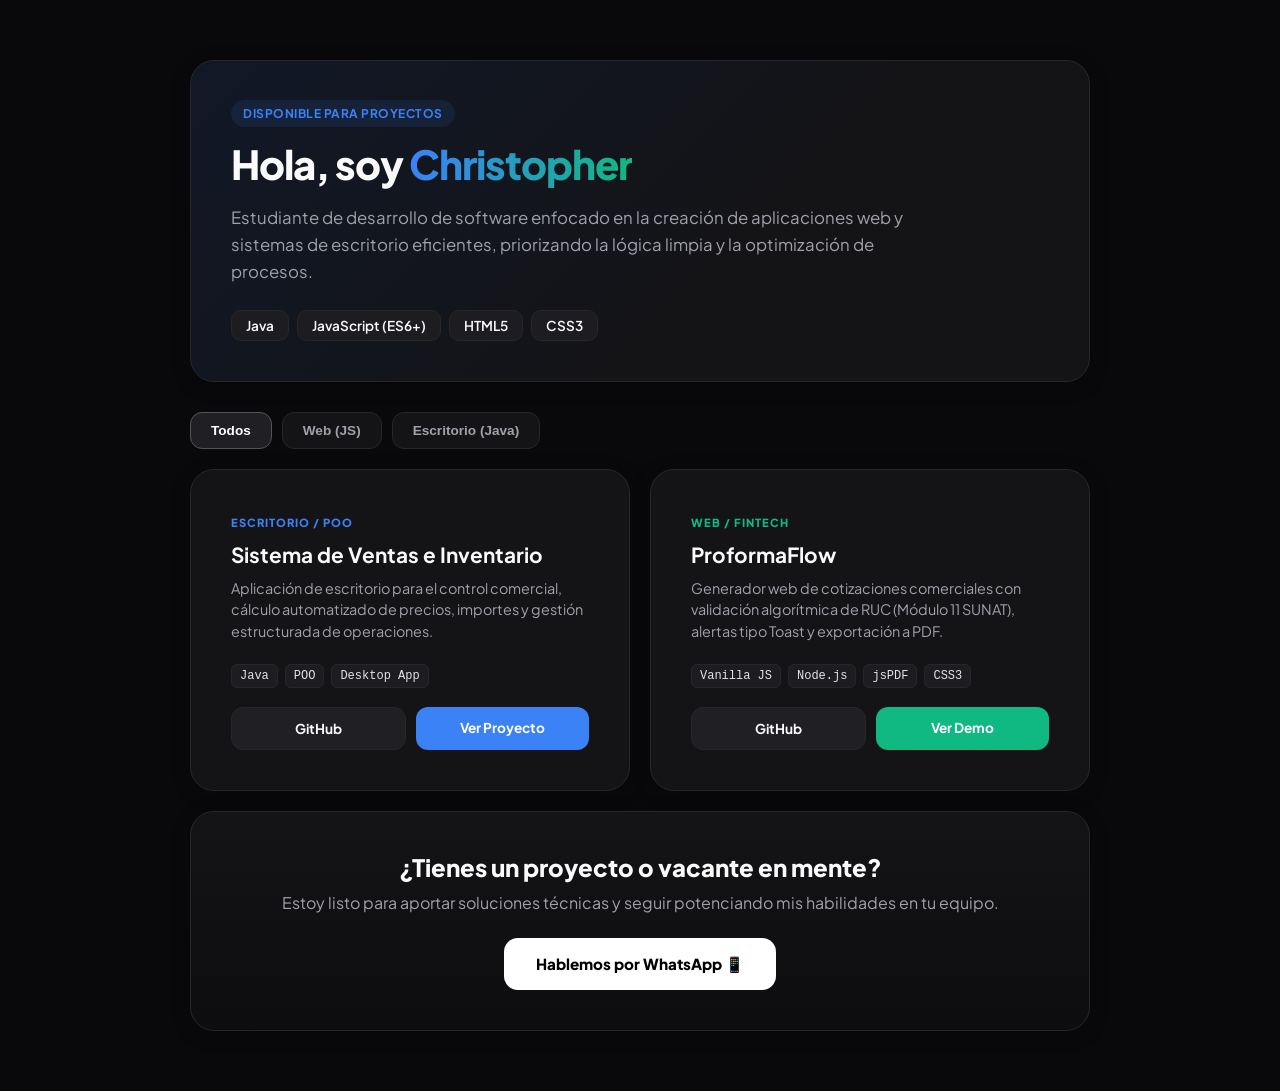
<file: index.html>
<!DOCTYPE html>
<html lang="es">
<head>
    <meta charset="UTF-8">
    <meta name="viewport" content="width=device-width, initial-scale=1.0">
    <title>Christopher | Portafolio Desarrollador</title>
    <link href="https://fonts.googleapis.com/css2?family=Plus+Jakarta+Sans:wght@400;600;700;800&display=swap" rel="stylesheet">
    <link rel="stylesheet" href="public/css/style.css">
</head>
<body>

    <div class="portfolio-container">
        
        <!-- BLOQUE PERFIL -->
        <header class="bento-card profile-card">
            <div class="profile-info">
                <span class="badge">DISPONIBLE PARA PROYECTOS</span>
                <h1>Hola, soy <span class="text-gradient">Christopher</span></h1>
                <p class="subtitle">Estudiante de desarrollo de software enfocado en la creación de aplicaciones web y sistemas de escritorio eficientes, priorizando la lógica limpia y la optimización de procesos.</p>
                <div class="tech-tags">
                    <span>Java</span>
                    <span>JavaScript (ES6+)</span>
                    <span>HTML5</span>
                    <span>CSS3</span>
                </div>
            </div>
        </header>

        <!-- FILTRO DE PROYECTOS (NUEVO) -->
        <div class="filter-container">
            <button class="btn-filter active" data-filter="all">Todos</button>
            <button class="btn-filter" data-filter="web">Web (JS)</button>
            <button class="btn-filter" data-filter="desktop">Escritorio (Java)</button>
        </div>

        <!-- GRID DE PROYECTOS -->
        <main class="projects-grid">
            
            <!-- Tarjeta 1: Sistema de Ventas en Java -->
            <div class="bento-card project-card jv-hover" data-category="desktop">
                <div class="project-content">
                    <span class="project-tag tag-java">ESCRITORIO / POO</span>
                    <h3>Sistema de Ventas e Inventario</h3>
                    <p>Aplicación de escritorio para el control comercial, cálculo automatizado de precios, importes y gestión estructurada de operaciones.</p>
                    <div class="project-techs"><code>Java</code> <code>POO</code> <code>Desktop App</code></div>
                    <div class="project-links">
                        <a href="https://github.com/christopherpiscoincio-pixel/Sistema-Inventario" target="_blank" class="btn-project secondary">GitHub</a>
                        <a href="https://sistema-inventario-o64j.onrender.com"  class="btn-project primary btn-java">Ver Proyecto</a>
                    </div>
                </div>
            </div>

            <!-- Tarjeta 2: ProformaFlow -->
            <div class="bento-card project-card js-hover" data-category="web">
                <div class="project-content">
                    <span class="project-tag tag-js">WEB / FINTECH</span>
                    <h3>ProformaFlow</h3>
                    <p>Generador web de cotizaciones comerciales con validación algorítmica de RUC (Módulo 11 SUNAT), alertas tipo Toast y exportación a PDF.</p>
                    <div class="project-techs"><code>Vanilla JS</code> <code>Node.js</code> <code>jsPDF</code> <code>CSS3</code></div>
                    <div class="project-links">
                        <a href="https://github.com/christopherpiscoincio-pixel/Sistema-Proformas" target="_blank" class="btn-project secondary">GitHub</a>
                        <a href="https://sistema-proformas.onrender.com" class="btn-project primary btn-js">Ver Demo</a>
                    </div>
                </div>
            </div>

        </main>

        <!-- FOOTER / CONTACTO -->
        <footer class="bento-card contact-card">
            <h2>¿Tienes un proyecto o vacante en mente?</h2>
            <p>Estoy listo para aportar soluciones técnicas y seguir potenciando mis habilidades en tu equipo.</p>
            <a href="https://wa.link/kjxl4o" target="_blank" class="btn-contact">Hablemos por WhatsApp 📱</a>
        </footer>

    </div>

    <!-- SCRIPT DE FILTRADO INTERACTIVO -->
    <script src="public\js\main.js"></script>
</body>
</html>
</file>
<file: public/css/style.css>
:root {
    --bg: #09090b;
    --card: #141417;
    --border: #27272a;
    --text: #fafafa;
    --text-dim: #a1a1aa;
    --accent-js: #10b981; /* Verde para la parte Web */
    --accent-java: #3b82f6; /* Azul para Java */
}

body {
    background-color: var(--bg);
    color: var(--text);
    font-family: 'Plus Jakarta Sans', sans-serif;
    margin: 0;
    padding: 60px 20px;
    display: flex;
    justify-content: center;
}

.portfolio-container {
    max-width: 900px;
    width: 100%;
    display: flex;
    flex-direction: column;
    gap: 20px;
}

/* Base Bento Card */
.bento-card {
    background: var(--card);
    border: 1px solid var(--border);
    border-radius: 24px;
    padding: 40px;
    box-shadow: 0 4px 20px rgba(0,0,0,0.2);
    transition: transform 0.3s ease, border-color 0.3s ease, box-shadow 0.3s ease;
}

/* Hero Profile */
.profile-card {
    background: linear-gradient(135deg, #111827 0%, #141417 60%);
}

.badge {
    background: rgba(59, 130, 246, 0.1);
    color: var(--accent-java);
    padding: 6px 12px;
    border-radius: 100px;
    font-size: 0.75rem;
    font-weight: 700;
    letter-spacing: 0.5px;
}

h1 {
    font-size: 2.5rem;
    font-weight: 800;
    margin: 16px 0;
    letter-spacing: -1px;
}

/* Fix definitivo al gradiente del nombre */
.text-gradient {
    background: linear-gradient(to right, var(--accent-java), var(--accent-js));
    -webkit-background-clip: text;
    background-clip: text;
    -webkit-text-fill-color: transparent;
    color: transparent;
    display: inline-block;
}

.subtitle {
    color: var(--text-dim);
    font-size: 1.05rem;
    line-height: 1.6;
    max-width: 700px;
    margin: 0 0 24px 0;
}

.tech-tags {
    display: flex;
    gap: 8px;
    flex-wrap: wrap;
}

.tech-tags span {
    background: #1c1c21;
    border: 1px solid var(--border);
    padding: 6px 14px;
    border-radius: 10px;
    font-size: 0.85rem;
    font-weight: 600;
}

/* Contenedor de Filtros */
.filter-container {
    display: flex;
    gap: 10px;
    margin-top: 10px;
}

.btn-filter {
    background: #141417;
    border: 1px solid var(--border);
    color: var(--text-dim);
    padding: 10px 20px;
    border-radius: 12px;
    cursor: pointer;
    font-weight: 600;
    font-size: 0.85rem;
    transition: 0.2s;
}

.btn-filter:hover, .btn-filter.active {
    background: #202024;
    color: #fff;
    border-color: #52525b;
}

/* Grid de Proyectos */
.projects-grid {
    display: grid;
    grid-template-columns: 1fr 1fr;
    gap: 20px;
}

.project-card {
    display: flex;
    flex-direction: column;
    justify-content: space-between;
}

/* Animaciones e Iluminación en Hover */
.jv-hover:hover {
    border-color: var(--accent-java);
    box-shadow: 0 0 25px rgba(59, 130, 246, 0.15);
    transform: translateY(-4px);
}

.js-hover:hover {
    border-color: var(--accent-js);
    box-shadow: 0 0 25px rgba(16, 185, 129, 0.15);
    transform: translateY(-4px);
}

.project-tag {
    font-size: 0.7rem;
    font-weight: 800;
    letter-spacing: 1px;
}

.tag-java { color: var(--accent-java); }
.tag-js { color: var(--accent-js); }

h3 {
    font-size: 1.3rem;
    font-weight: 700;
    margin: 10px 0;
}

.project-card p {
    color: var(--text-dim);
    font-size: 0.9rem;
    line-height: 1.5;
    margin: 0 0 20px 0;
}

.project-techs {
    margin-bottom: 24px;
}

.project-techs code {
    background: #1c1c21;
    padding: 4px 8px;
    border-radius: 6px;
    font-size: 0.75rem;
    margin-right: 4px;
    color: #e4e4e7;
    border: 1px solid var(--border);
}

/* Botones de Proyectos */
.project-links {
    display: flex;
    gap: 10px;
}

.btn-project {
    flex: 1;
    text-align: center;
    padding: 12px;
    border-radius: 12px;
    text-decoration: none;
    font-size: 0.85rem;
    font-weight: 700;
    transition: 0.2s;
}

.btn-project.secondary {
    background: #202024;
    color: var(--text);
    border: 1px solid var(--border);
}

.btn-project.secondary:hover {
    background: #27272a;
}

.btn-java { background: var(--accent-java); color: #fff; }
.btn-js { background: var(--accent-js); color: #fff; }

.btn-project:hover {
    filter: brightness(1.1);
}

/* Footer de Contacto */
.contact-card {
    text-align: center;
    background: linear-gradient(to bottom, #141417, #0d0d0f);
}

.contact-card h2 {
    margin: 0 0 10px 0;
    font-weight: 800;
}

.contact-card p {
    color: var(--text-dim);
    margin: 0 0 25px 0;
}

.btn-contact {
    display: inline-block;
    background: #fff;
    color: #000;
    padding: 16px 32px;
    border-radius: 14px;
    text-decoration: none;
    font-weight: 800;
    font-size: 0.95rem;
    transition: 0.2s;
}

.btn-contact:hover {
    transform: scale(1.02);
    box-shadow: 0 0 20px rgba(255,255,255,0.1);
}

/* Clases de utilidad para el script de filtrado */
.project-card.hide {
    display: none;
}

/* Responsive */
@media (max-width: 768px) {
    .projects-grid {
        grid-template-columns: 1fr;
    }
}
</file>
